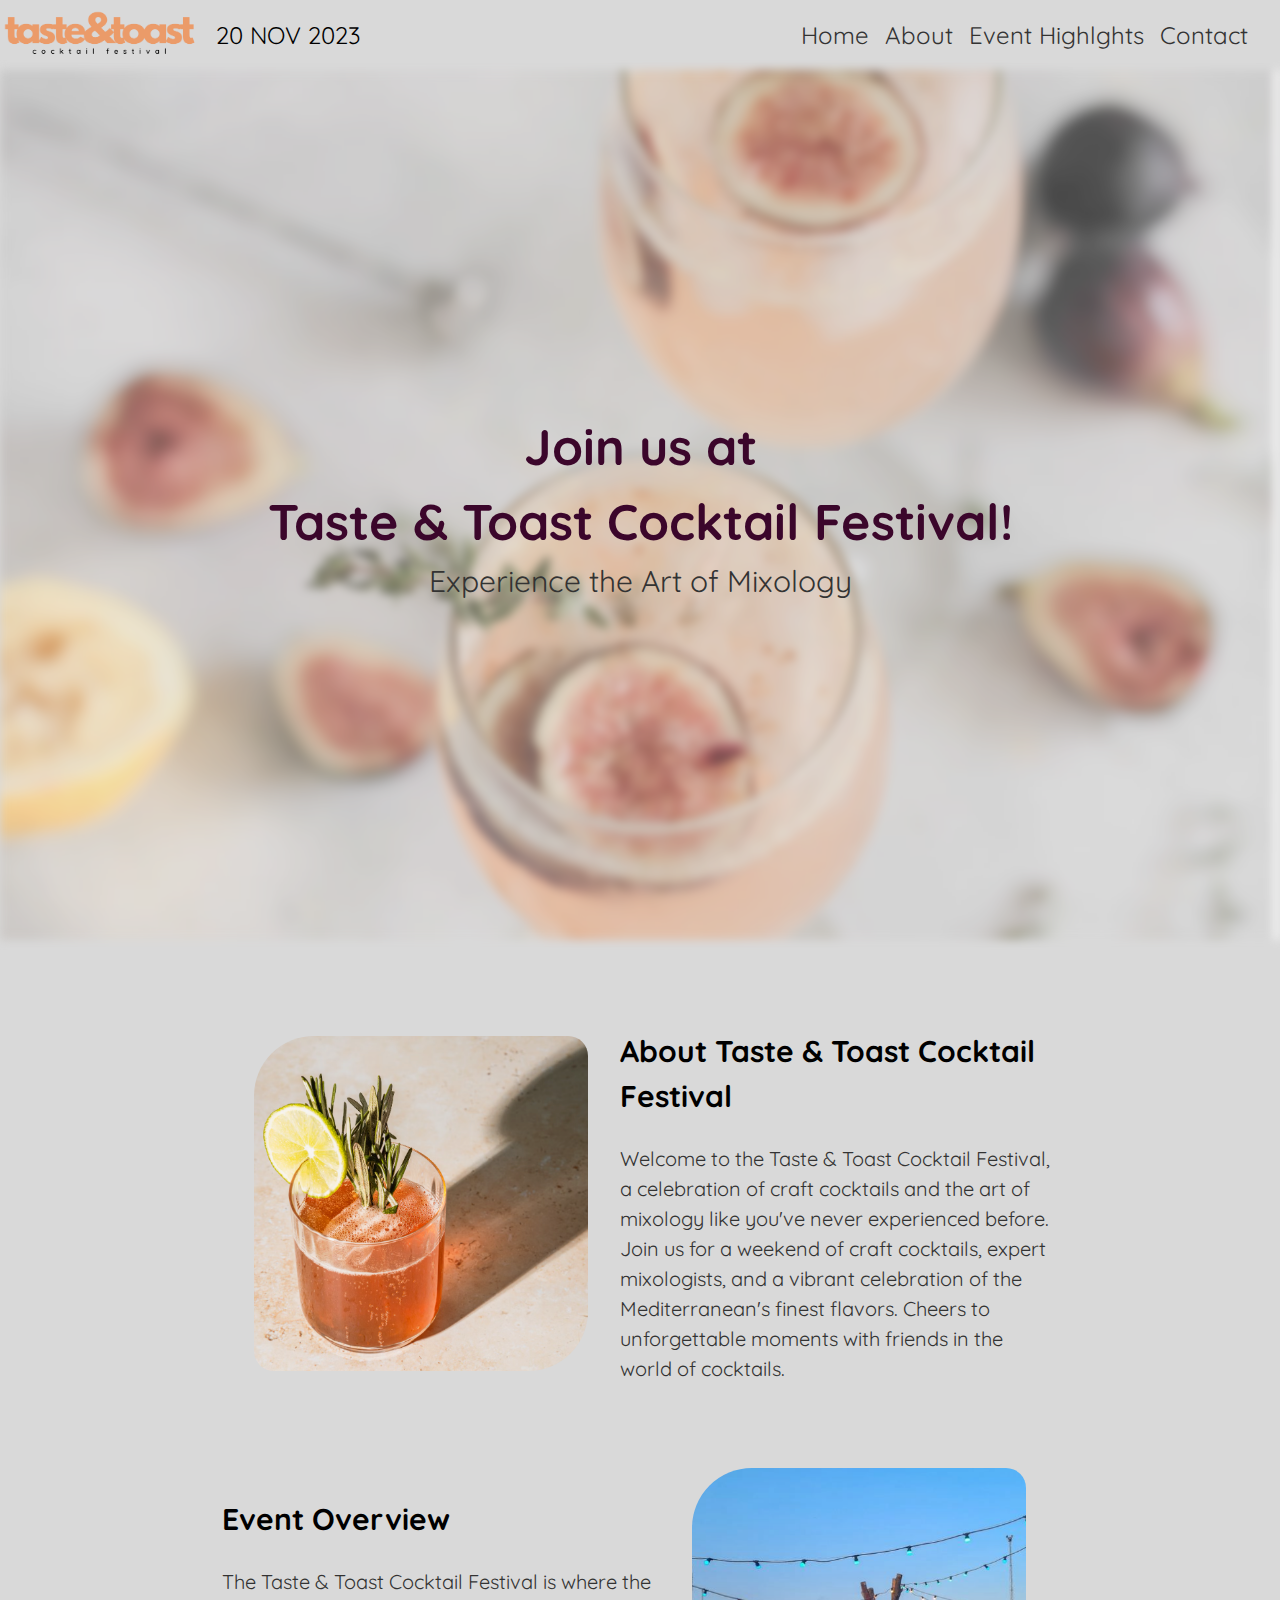
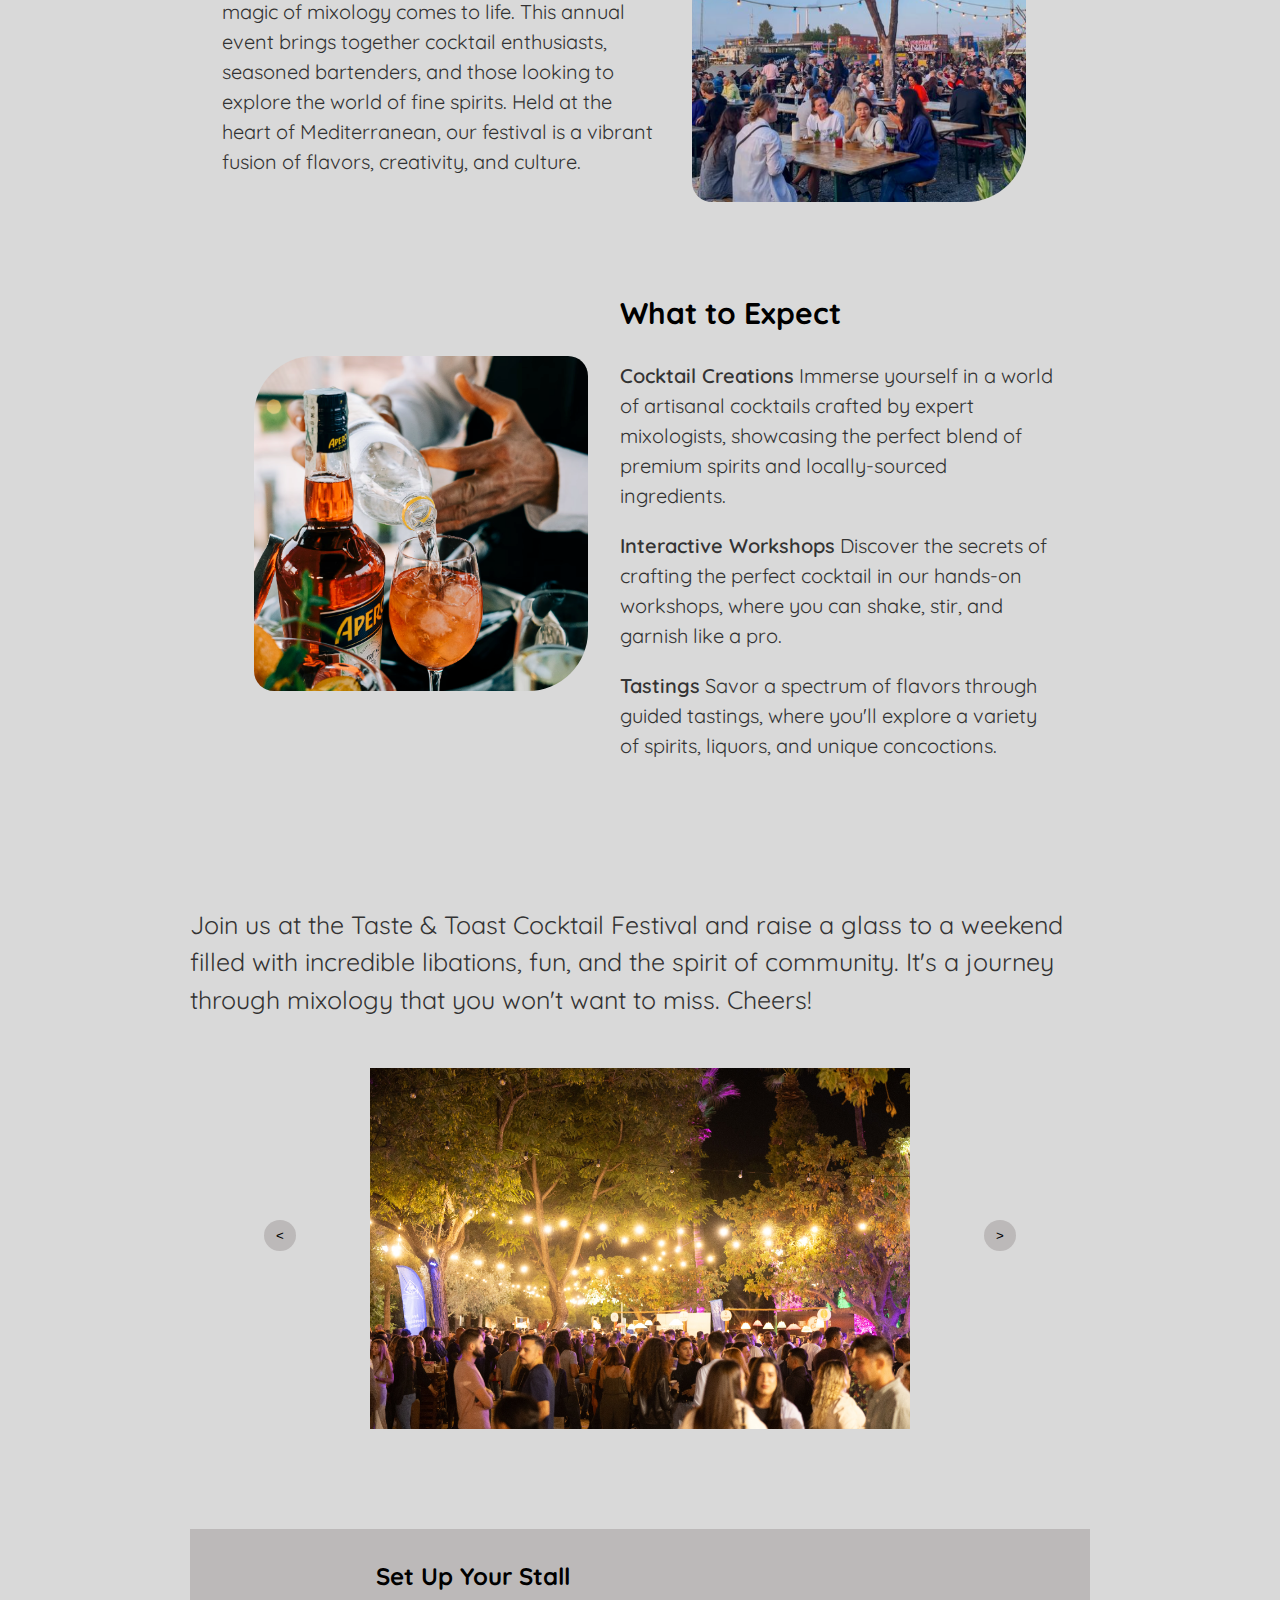
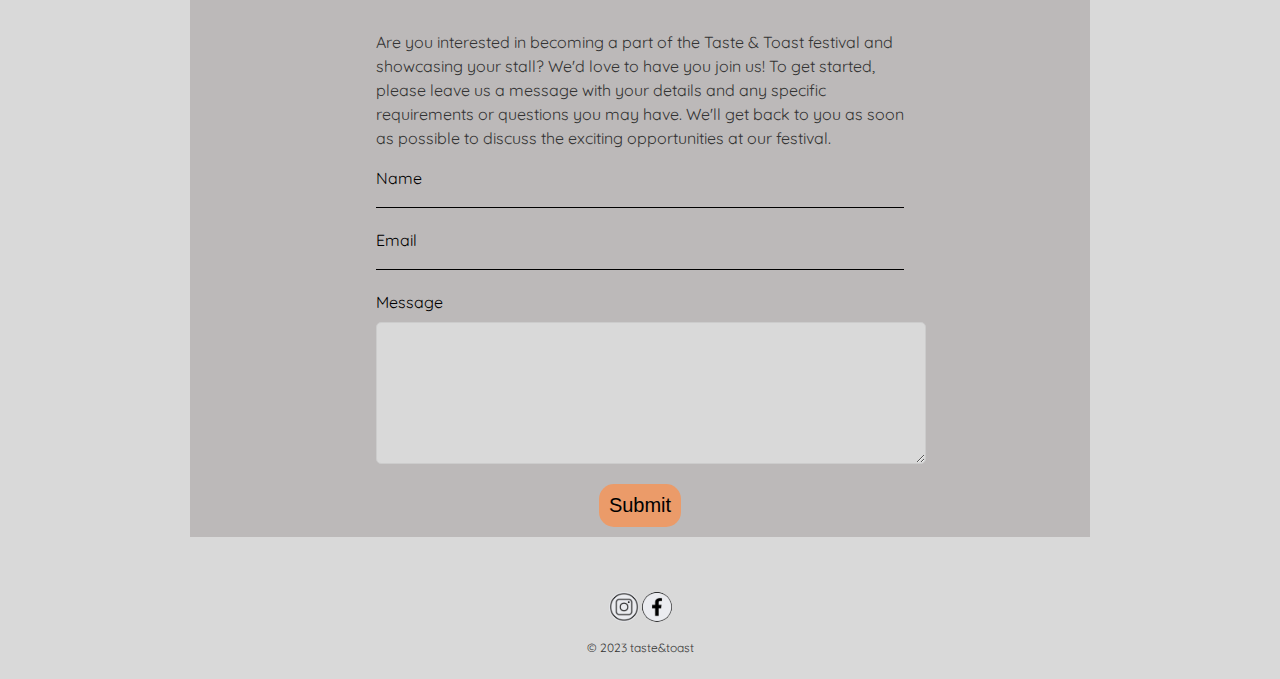
<file: index.html>
<!DOCTYPE html>
<html>
    <head>
        <title>Taste & Toast Cocktail Festival</title>
        <link rel="icon" type="image/png" href="icon.png">
        <script src="eventWebsite.js"></script>
        <link rel="stylesheet" type="text/css" href="style.css">
        <link rel="preconnect" href="https://fonts.googleapis.com">
        <link rel="preconnect" href="https://fonts.gstatic.com" crossorigin>
        <link href="https://fonts.googleapis.com/css2?family=Quicksand:wght@400;600&display=swap" rel="stylesheet">    
    </head>
    <body>
        <div class="flexContainer">
            <hgroup class="headerContent">
                <img src="logo.png" alt="logo">
                <time class="date" datetime="2023-11-20">20 NOV 2023</time> 
            </hgroup>
            <nav>
                <ul class="headerNav">
                    <li><a href="#home" class="navLink">Home</a></li>
                    <li><a href="#about" class="navLink">About</a></li>
                    <li><a href="#event" class="navLink">Event Highlghts</a></li>
                    <li><a href="#contact" class="navLink">Contact</a></li>
                </ul>
            </nav> 
        </div> 
        <div id="home">
            <img src= "cocktail.png" alt="Drinks">
            <div id="homeText"> 
                <h1>Join us at<br>Taste & Toast Cocktail Festival!</h1>
                <p>Experience the Art of Mixology</p>
            </div>
        </div>  
        <div id="pageContainer">
            <div id="about">
                <div class="aboutSection">
                    <img class="aboutImage" src="about1.png" alt="Orange Cocktail">
                    <div class="aboutSectionText">
                        <h2>About Taste & Toast Cocktail Festival</h2> 
                        <p>Welcome to the Taste & Toast Cocktail Festival, a celebration of craft cocktails and the art of mixology like you've never experienced before. Join us for a weekend of craft cocktails, expert mixologists, and a vibrant celebration of the Mediterranean's finest flavors.
                            Cheers to unforgettable moments with friends in the world of cocktails.</p>
                    </div>
                </div>
                <div class="aboutSection">
                    <div class="aboutSectionText">
                        <h2>Event Overview</h2>
                        <p>The Taste & Toast Cocktail Festival is where the magic of mixology comes to life. This annual event brings together cocktail enthusiasts, seasoned bartenders, and those looking to explore
                            the world of fine spirits. Held at the heart of Mediterranean, our festival is a vibrant fusion of flavors, creativity, and culture.</p>     
                    </div>
                    <img class="aboutImage" src="about2.png" alt="Festival">
                </div>
                <div class="aboutSection">
                    <img class="aboutImage" src="about3.png" alt="Barman">
                    <div class="aboutSectionText">
                        <h2> What to Expect</h2>
                        <p><strong>Cocktail Creations</strong> Immerse yourself in a world of artisanal cocktails crafted by expert mixologists, showcasing the perfect blend of premium spirits and locally-sourced ingredients.</p>
                        <p><strong>Interactive Workshops</strong> Discover the secrets of crafting the perfect cocktail in our hands-on workshops, where you can shake, stir, and garnish like a pro.</p>
                        <p><strong>Tastings</strong> Savor a spectrum of flavors through guided tastings, where you'll explore a variety of spirits, liquors, and unique concoctions.</p>
                    </div>
                </div>
            </div> 
            <div id="event">
                <p> Join us at the Taste & Toast Cocktail Festival and raise a glass to a weekend filled with incredible libations, fun, and the spirit of community. It's a journey through mixology that you won't want to miss. Cheers!</p>
                <div id="carousel">
                    <button id="prevButton">&lt</button>
                    <img src="carouselImage1.jpeg" id="carouselImage" alt="Event Highlights">
                    <button id="nextButton">&gt</button>
                </div>
            </div>
            <div id="contact">
                <div id="contactContainer">
                    <h2> Set Up Your Stall</h2>
                    <p>Are you interested in becoming a part of the Taste & Toast festival and showcasing your stall? We'd love to have you join us! 
                        To get started, please leave us a message with your details and any specific requirements or questions you may have.
                        We'll get back to you as soon as possible to discuss the exciting opportunities at our festival.</p>
                    <form>
                        <div id="formContent">
                            <label for="Name">Name</label> 
                            <input class="input" type="text" id="Name" name="name"> 
                            <label for="Email">Email</label> 
                            <input class="input" type="email" id="Email" name="email"> 
                            <label class="messageLabel" for="Message">Message</label>
                            <textarea rows="5" cols="50" id="Message" name="message"> </textarea> 
                            <button id="formButton" type="submit">Submit</button>
                        </div>
                    </form>
                </div>
            </div>
            <footer>
                <div id="socialMedia">
                    <a href="https://www.instagram.com/visit_nicosia/" target="_blank">
                    <img class="icon" src="instagram.png" alt="Instagram">
                    </a> 
                    <a href="https://www.facebook.com/VisitNicosia/" target="_blank">
                        <img class="icon" src="facebook.png" alt="Facebook">
                        </a> 
                </div>
                <p>&copy; 2023 taste&toast </p>
            </div>
        </footer>
    </body>
</html>
</file>
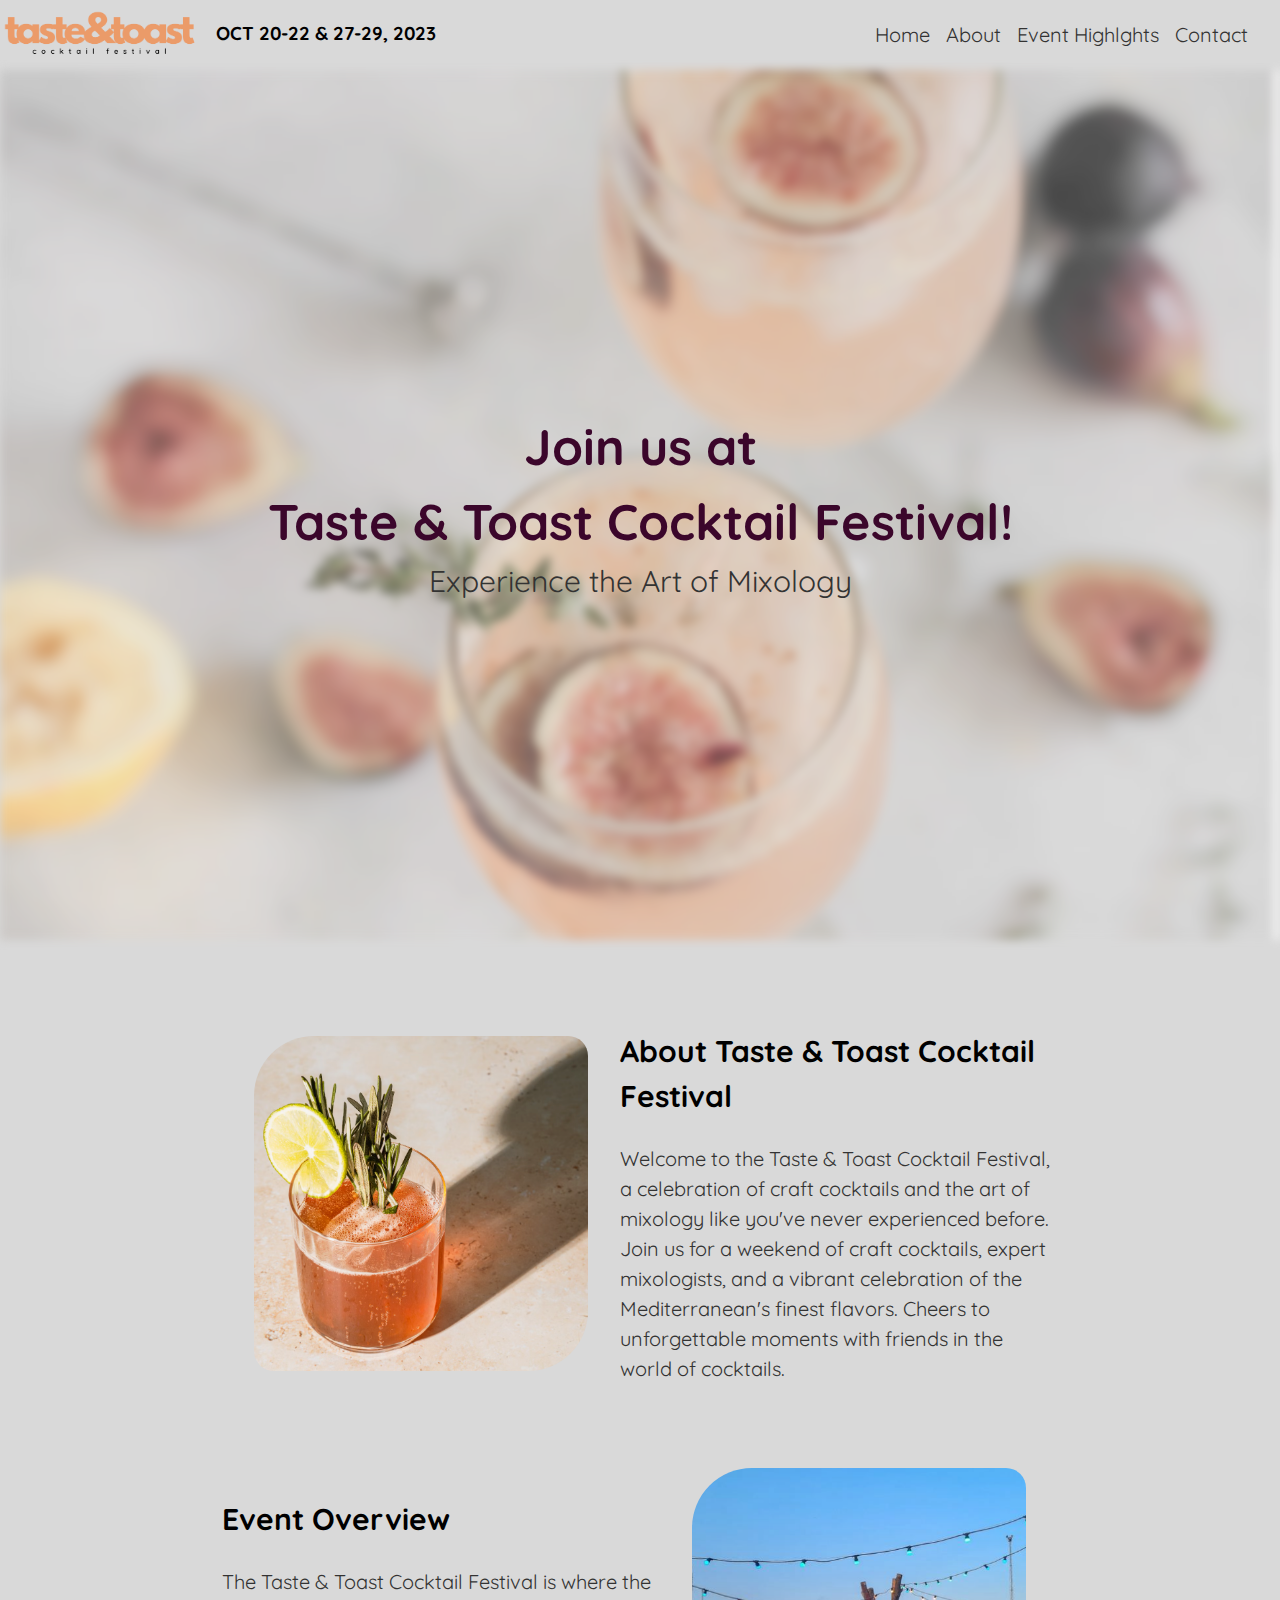
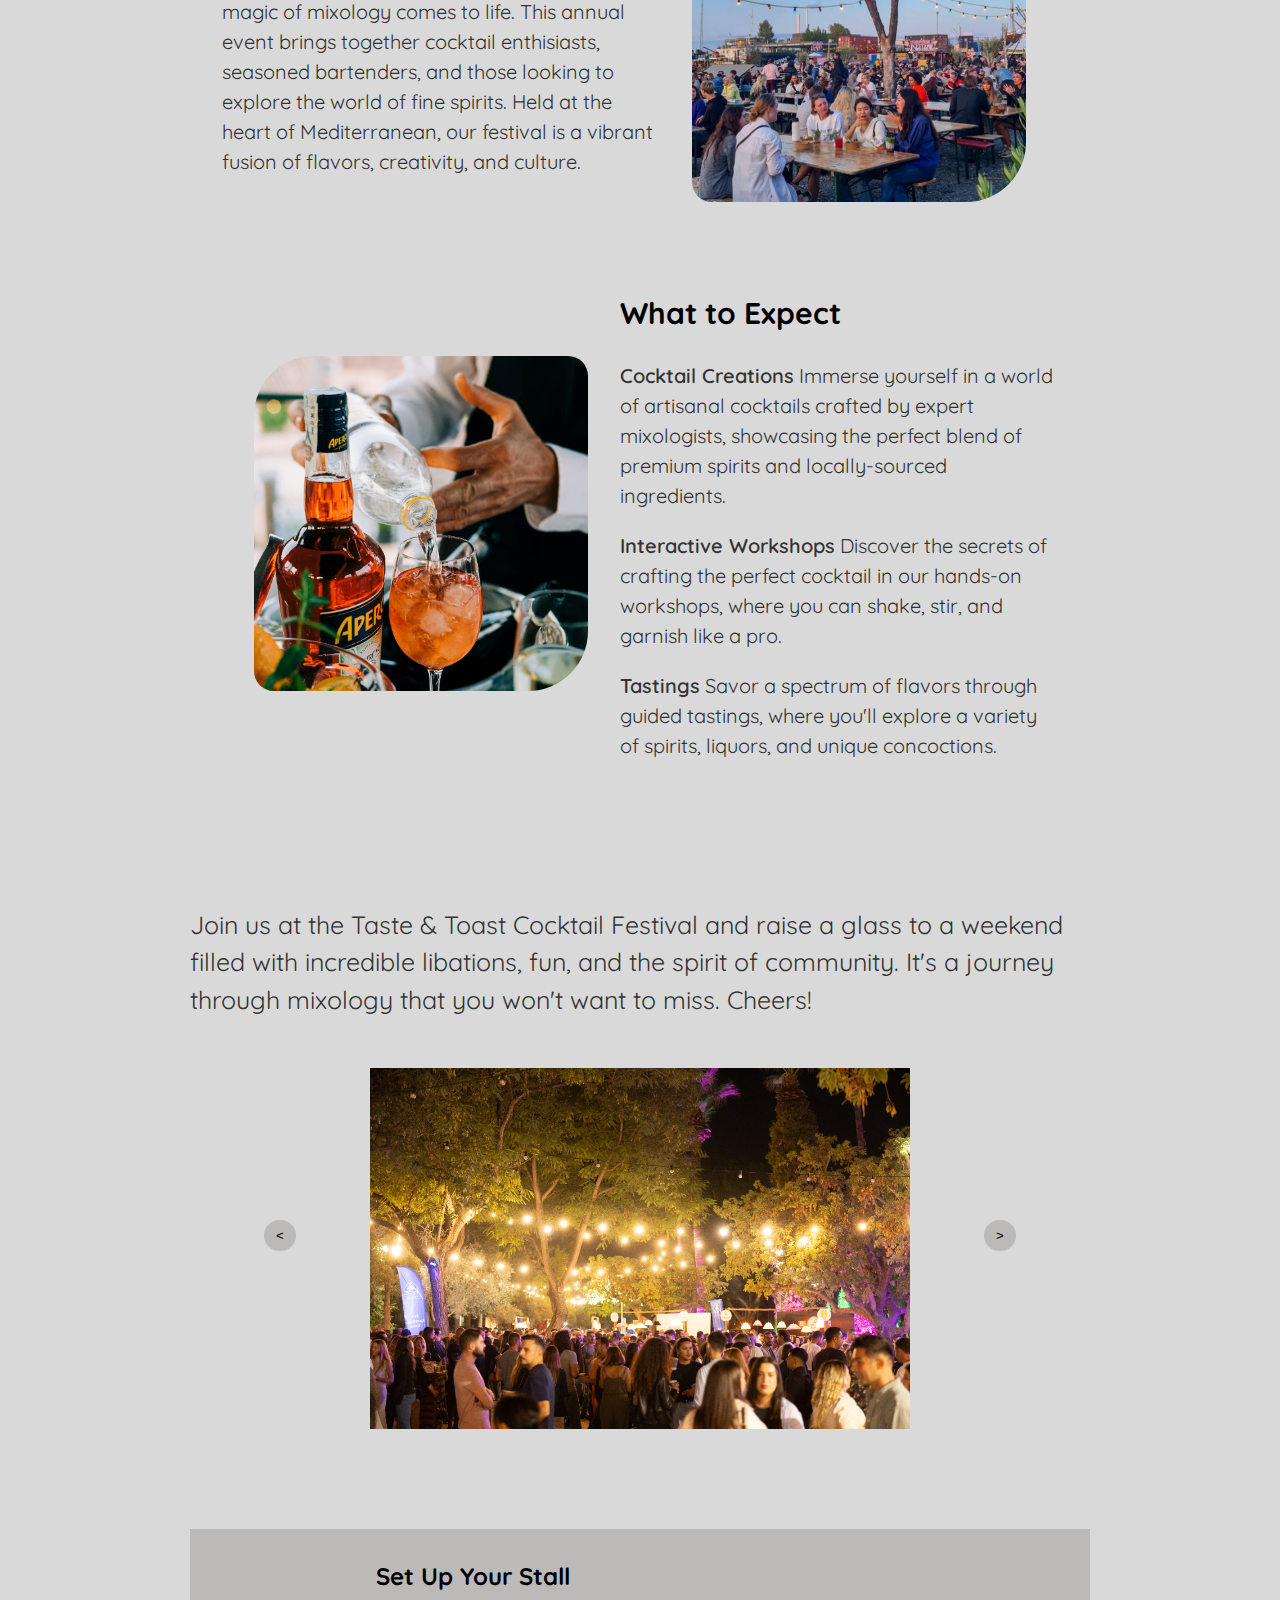
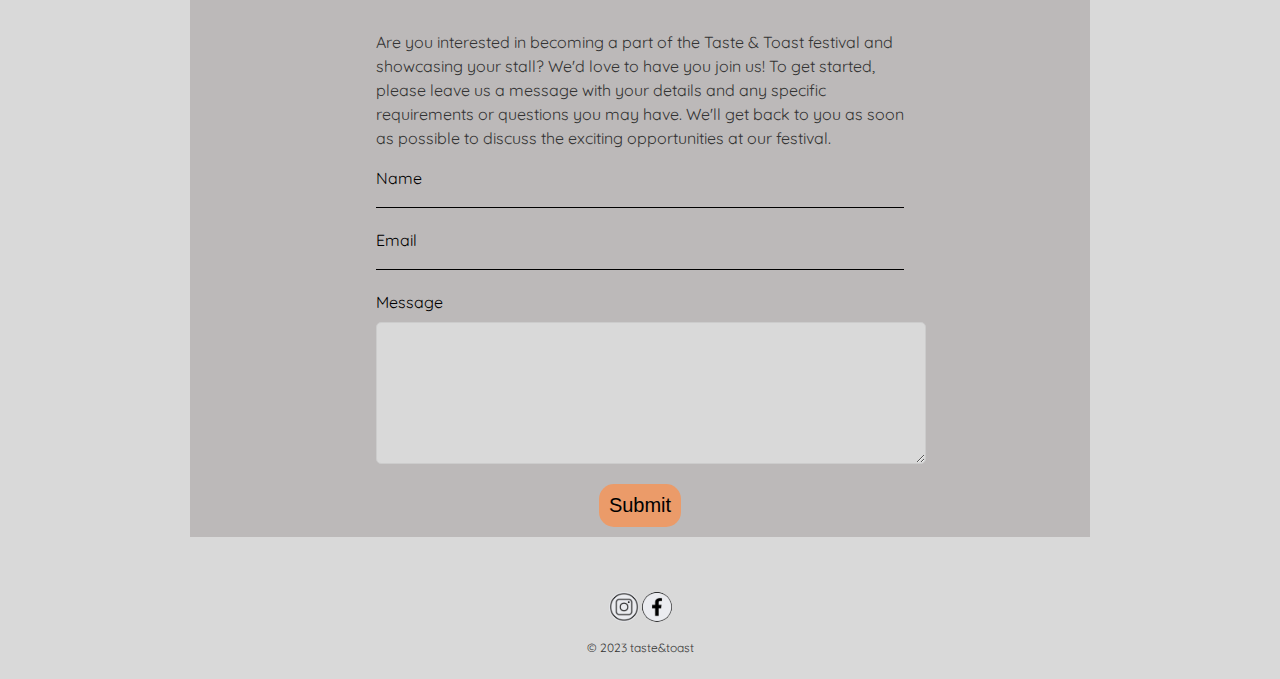
<file: eventWebsite.html>
<!DOCTYPE html>
<html>
    <head>
        <title>Taste & Toast Cocktail Festival</title>
        <link rel="icon" type="image/png" href="icon.png">
        <script src="eventWebsite.js"></script>
        <link rel="stylesheet" type="text/css" href="eventWebsite.css">
        <link rel="preconnect" href="https://fonts.googleapis.com">
        <link rel="preconnect" href="https://fonts.gstatic.com" crossorigin>
        <link href="https://fonts.googleapis.com/css2?family=Quicksand:wght@400;600&display=swap" rel="stylesheet">    
    </head>
    <body>
        <div class="flexContainer">
            <hgroup class="headerContent">
                <img src="logo.png" alt="logo">
                <h3>OCT 20-22 & 27-29, 2023</h3>
            </hgroup>
            <nav class="headerNav">
                <a href="#home" class="navLink">Home</a>
                <a href="#about" class="navLink">About</a>
                <a href="#event" class="navLink">Event Highlghts</a>
                <a href="#contact" class="navLink">Contact</a>
            </nav> 
        </div> 
        <div id="home">
            <img src= "cocktail.png" alt="Drinks">
            <div id="homeText"> 
                <h1>Join us at<br>Taste & Toast Cocktail Festival!</h1>
                <p>Experience the Art of Mixology</p>
            </div>
        </div>  
        <div id="pageContainer">
            <div id="about">
                <div class="aboutSection">
                    <img class="aboutImage" src="about1.png" alt="Orange Cocktail">
                    <div class="aboutSectionText">
                        <h2>About Taste & Toast Cocktail Festival</h2> 
                        <p>Welcome to the Taste & Toast Cocktail Festival, a celebration of craft cocktails and the art of mixology like you've never experienced before. Join us for a weekend of craft cocktails, expert mixologists, and a vibrant celebration of the Mediterranean's finest flavors.
                            Cheers to unforgettable moments with friends in the world of cocktails.</p>
                    </div>
                </div>
                <div class="aboutSection">
                    <div class="aboutSectionText">
                        <h2>Event Overview</h2>
                        <p>The Taste & Toast Cocktail Festival is where the magic of mixology comes to life. This annual event brings together cocktail enthisiasts, seasoned bartenders, and those looking to explore
                            the world of fine spirits. Held at the heart of Mediterranean, our festival is a vibrant fusion of flavors, creativity, and culture.</p>     
                    </div>
                    <img class="aboutImage" src="about2.png" alt="Festival">
                </div>
                <div class="aboutSection">
                    <img class="aboutImage" src="about3.png" alt="Barman">
                    <div class="aboutSectionText">
                        <h2> What to Expect</h2>
                        <p><strong>Cocktail Creations</strong> Immerse yourself in a world of artisanal cocktails crafted by expert mixologists, showcasing the perfect blend of premium spirits and locally-sourced ingredients.</p>
                        <p><strong>Interactive Workshops</strong> Discover the secrets of crafting the perfect cocktail in our hands-on workshops, where you can shake, stir, and garnish like a pro.</p>
                        <p><strong>Tastings</strong> Savor a spectrum of flavors through guided tastings, where you'll explore a variety of spirits, liquors, and unique concoctions.</p>
                    </div>
                </div>
            </div> 
            <div id="event">
                <p> Join us at the Taste & Toast Cocktail Festival and raise a glass to a weekend filled with incredible libations, fun, and the spirit of community. It's a journey through mixology that you won't want to miss. Cheers!</p>
                <div id="carousel">
                    <button id="prevButton">&lt</button>
                    <img src="carouselImage1.jpeg" id="carouselImage" alt="Event Highlights">
                    <button id="nextButton">&gt</button>
                </div>
            </div>
            <div id="contact">
                <div id="contactContainer">
                    <h2> Set Up Your Stall</h2>
                    <p>Are you interested in becoming a part of the Taste & Toast festival and showcasing your stall? We'd love to have you join us! 
                        To get started, please leave us a message with your details and any specific requirements or questions you may have.
                        We'll get back to you as soon as possible to discuss the exciting opportunities at our festival.</p>
                    <form>
                        <div id="formContent">
                            <label for="Name">Name</label> 
                            <input class="input" type="text" id="Name" name="name"> 
                            <label for="Email">Email</label> 
                            <input class="input" type="email" id="Email" name="email"> 
                            <label class="messageLabel" for="Message">Message</label>
                            <textarea rows="5" cols="50" id="Message" name="message"> </textarea> 
                            <button id="formButton" type="submit">Submit</button>
                        </div>
                    </form>
                </div>
            </div>
            <footer>
                <div id="socialMedia">
                    <a href="https://www.instagram.com/visit_nicosia/" target="_blank">
                    <img class="icon" src="instagram.png" alt="Instagram">
                    </a> 
                    <a href="https://www.facebook.com/VisitNicosia/" target="_blank">
                        <img class="icon" src="facebook.png" alt="Facebook">
                        </a> 
                </div>
                <p>&copy; 2023 taste&toast </p>
            </div>
        </footer>
    </body>
</html>
</file>
<file: style.css>
html {
  font-family: "Quicksand", Arial;
  background-color: #d9d9d9;
  min-width: 500px;
  line-height: 1.5;
}

p {
  color: #333333;
}

li {
  color: #333333;
}

h1 {
  color: #3b062b;
}

body {
  margin: 0;
}

@media (max-width: 920px) {
  .headerNav {
    justify-content: space-evenly;
    width: 100%;
  }
}

#pageContainer {
  max-width: 900px;
  margin: auto;
}

.flexContainer {
  display: flex;
  align-items: center;
  justify-content: space-between;
  background-color: #d9d9d9;
  flex-wrap: wrap;
}

.date {
  display: flex;
  align-items: center;
  font-size: 1.5rem;
}

.headerContent {
  display: flex;
  gap: 1em;
}

.headerNav {
  display: flex;
  gap: 1em;
  margin-right: 2em;
}

.navLink {
  text-decoration: none;
  color: #333333;
  font-size: 1.5rem;
}

.navLink:hover {
  text-decoration: underline;
  text-decoration-color: #eb9b69;
  text-decoration-thickness: 2px;
}

.headerContent img {
  width: 200px;
}

#home {
  position: relative;
  display: flex;
  align-items: center;
  justify-content: center;
  text-align: center;
}
#homeText {
  position: absolute;
}

#homeText h1 {
  font-size: 50px;
  margin-bottom: 0;
}

#homeText p {
  font-size: 30px;
  margin-top: 0;
}

#home img {
  width: 100%;
  height: auto;
  filter: blur(5px);
  opacity: 0.7;
}

#event {
  margin-top: 5em;
  margin-bottom: 4em;
  font-size: 25px;
}

#prevButton,
#nextButton {
  display: inline-block;
  margin: auto;
  padding: 8px 12px;
  width: auto;
  overflow: hidden;
  text-align: center;
  vertical-align: middle;
  outline: none;
  border-radius: 50%;
  border: none;
  background-color: #bcb9b9;
  transition: transform 0.3s, background-color 0.3s;
  cursor: pointer;
}

#prevButton:hover,
#nextButton:hover {
  background-color: #ccc;
}

#carousel {
  display: flex;
  justify-content: center;
}

#carouselImage {
  width: 60%;
  height: auto;
  margin-top: 1em;
}

#contact {
  display: block;
  background-color: #bcb9b9;
  padding: 10px;
}

footer {
  padding: 10px;
  margin-top: 5%;
  font-size: 12px;
  text-align: center;
}

.icon {
  width: 30px;
  height: auto;
  border-radius: 50%;
}

#message {
  padding-top: 15px;
  display: flex;
}

input {
  border: none;
  border-bottom: 1px solid #000;
  background-color: transparent;
}

footer div a {
  text-decoration: none;
}

.messageLabel {
  margin-right: 1em;
  margin-bottom: 0.5em;
}

#contactContainer {
  display: flex;
  flex-direction: column;
  margin-left: 20%;
  margin-right: 20%;
}

#formContent {
  display: flex;
  flex-direction: column;
}

#formButton {
  max-width: 10em;
  align-self: center;
  margin-top: 1em;
  background-color: #eb9b69;
  border: none;
  border-radius: 15px;
  font-size: 20px;
  padding: 0.5em;
  transition: transform 0.3s, background-color 0.3s;
  cursor: pointer;
}

#formButton:hover {
  background-color: #efb28c;
}

.input {
  margin-bottom: 1.5em;
}

textarea {
  background-color: #d9d9d9;
  font-family: "Quicksand";
  width: 100%;
  padding: 10px;
  border: 1px solid #ccc;
  border-radius: 5px;
  font-size: 16px;
  line-height: 1.5;
  resize: vertical;
}

.aboutSection {
  display: flex;
  margin: 4em 2em 0em 2em;
  align-items: center;
}

.aboutImage {
  width: 40%;
  height: auto;
  border-radius: 60px 20px;
  margin: 0em 2em;
  transition: transform 0.3s;
}

.aboutImage:hover {
  transform: scale(1.05);
}

li {
  list-style-type: none;
}

#about p {
  font-size: 20px;
}

#about h2 {
  font-size: 30px;
}

strong {
  font-size: 20px;
  font-weight: 600;
}
</file>
<file: eventWebsite.css>
html{
    font-family: "Quicksand";
    background-color: #D9D9D9;
    min-width: 500px;
    line-height: 1.5;
}

p{
    color:#333333;
}

li{
    color:#333333;  
}

h1{
    color: #3b062b;
}

body{
    margin: 0;
}

@media (max-width: 920px) {
    .headerNav {
        justify-content: space-evenly;
        width: 100%;
    }
}


#pageContainer{
    max-width: 900px;
    margin: auto;
}

.flexContainer{
    display: flex;
    align-items: center; 
    justify-content: space-between;
    background-color: #D9D9D9;
    flex-wrap: wrap;

}

.headerContent{
    display: flex;
    gap: 1em;
}

.headerNav{
    display: flex;
    gap: 1em;
    margin-right: 2em;
}

.navLink{
    text-decoration: none;
    color: #333333;
    font-size: 20px;
}

.navLink:hover{
    text-decoration: underline;
    text-decoration-color:#EB9B69;
    text-decoration-thickness: 2px;
}


.headerContent img{
    width: 200px; 
}

#home{
    position: relative;
    display: flex;
    align-items: center;
    justify-content: center;
    text-align: center;

}
#homeText{
    position: absolute;
}

#homeText h1{
    font-size: 50px;
    margin-bottom: 0;
}

#homeText p{
    font-size: 30px;
    margin-top: 0;
}


#home img{ 
    width: 100%;
    height: auto;
    filter: blur(5px);
    opacity: 0.7
}

#event{
    margin-top:5em;
    margin-bottom: 4em;
    font-size: 25px
}

#prevButton, #nextButton{
    display: inline-block;
    margin: auto;
    padding: 8px 12px;
    width: auto;
    overflow: hidden;
    text-align: center;
    vertical-align: middle;
    outline: none;
    border-radius: 50%;
    border: none;
    background-color:#bcb9b9;
    transition: transform 0.3s, background-color 0.3s;
    cursor: pointer
}

#prevButton:hover, #nextButton:hover{
    background-color: #ccc;
}

#carousel{
    display: flex;
    justify-content: center;
}

#carouselImage{
    width: 60%;
    height: auto;
    margin-top: 1em;
}

#contact{
    display: block;
    background-color: #bcb9b9;
    padding:10px ;   
}


footer{
    padding: 10px;
    margin-top: 5%;
    font-size: 12px;
    text-align: center;
}


.icon{
    width: 30px;
    height: auto;
    border-radius: 50%; 
}

#message{
    padding-top: 15px;
    display: flex;
}

input{
    border: none;
    border-bottom: 1px solid #000; 
    background-color: transparent; 
}
  
footer div a{
    text-decoration: none;
}

.messageLabel{
    margin-right: 1em;
    margin-bottom: 0.5em;
}

#contactContainer{
    display: flex;
    flex-direction: column;
    margin-left: 20%;
    margin-right: 20%;    
}


#formContent{
    display: flex;
    flex-direction: column;
}

#formButton{
    max-width: 10em;
    align-self: center;
    margin-top: 1em;
    background-color: #EB9B69;
    border: none;
    border-radius: 15px;
    font-size: 20px;
    padding: 0.5em;
    transition: transform 0.3s, background-color 0.3s; 
    cursor: pointer
}

#formButton:hover{
    background-color:#efb28c;
}

.input{
    margin-bottom: 1.5em;
}

textarea {
    background-color: #D9D9D9; 
    font-family:"Quicksand" ;
    width: 100%;
    padding: 10px;
    border: 1px solid #ccc;
    border-radius: 5px;
    font-size: 16px;
    line-height: 1.5;
    resize: vertical;
  }

.aboutSection{
    display: flex;
    margin: 4em 2em 0em 2em;
    align-items: center;
}
  
.aboutImage{
    width: 40%;
    height: auto;
    border-radius: 60px 20px;
    margin: 0em 2em;
    transition: transform 0.3s;
}

.aboutImage:hover{
    transform: scale(1.05);
}

li{
    list-style-type: none;   
}

#about p{
    font-size: 20px;
}

#about h2{
    font-size: 30px;  
}

strong{
    font-size: 20px;
    font-weight:600
}
</file>
